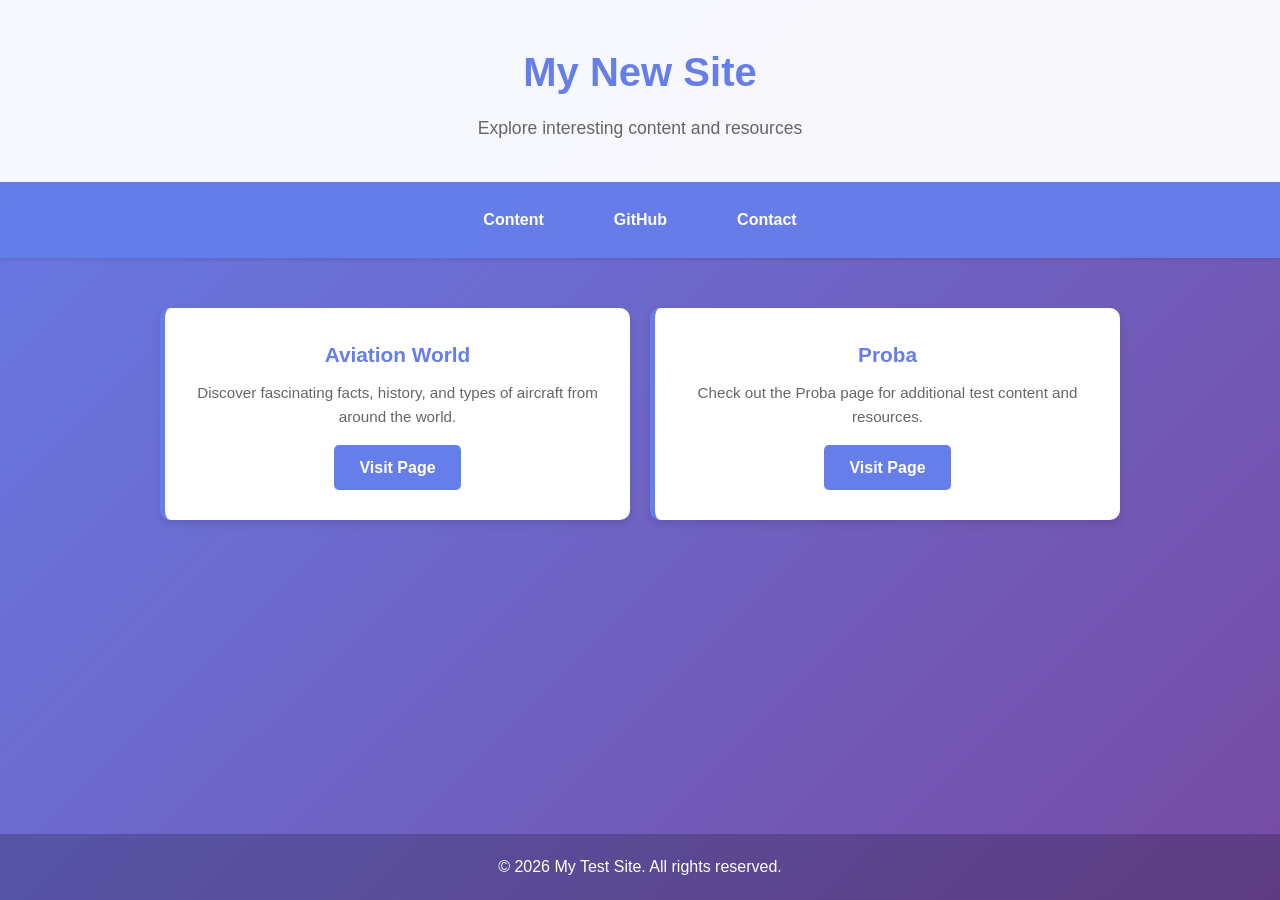
<file: index.html>
<!DOCTYPE html>
<html lang="en">
<head>
    <meta charset="UTF-8">
    <meta name="viewport" content="width=device-width, initial-scale=1.0">
    <title>Welcome - My Test Site</title>
    <style>
        * {
            margin: 0;
            padding: 0;
            box-sizing: border-box;
        }

        body {
            font-family: 'Segoe UI', Tahoma, Geneva, Verdana, sans-serif;
            background: linear-gradient(135deg, #667eea 0%, #764ba2 100%);
            min-height: 100vh;
            color: #333;
            line-height: 1.6;
            display: flex;
            flex-direction: column;
        }

        header {
            background: rgba(255, 255, 255, 0.95);
            padding: 40px 20px;
            text-align: center;
            box-shadow: 0 4px 6px rgba(0, 0, 0, 0.1);
        }

        header h1 {
            font-size: 2.5em;
            color: #667eea;
            margin-bottom: 10px;
        }

        header p {
            font-size: 1.1em;
            color: #666;
        }

        nav {
            background: rgba(102, 126, 234, 0.95);
            padding: 15px 20px;
            display: flex;
            justify-content: center;
            gap: 30px;
            flex-wrap: wrap;
            box-shadow: 0 2px 4px rgba(0, 0, 0, 0.1);
        }

        nav a {
            color: white;
            text-decoration: none;
            font-weight: 600;
            padding: 10px 20px;
            border-radius: 5px;
            transition: all 0.3s ease;
            display: inline-block;
        }

        nav a:hover {
            background: rgba(255, 255, 255, 0.2);
            transform: translateY(-2px);
        }

        main {
            flex: 1;
            max-width: 1000px;
            margin: 50px auto;
            width: 100%;
            padding: 0 20px;
        }

        .links-container {
            display: grid;
            grid-template-columns: repeat(auto-fit, minmax(250px, 1fr));
            gap: 20px;
        }

        .link-card {
            background: white;
            padding: 30px 25px;
            border-radius: 10px;
            box-shadow: 0 4px 8px rgba(0, 0, 0, 0.1);
            transition: all 0.3s ease;
            text-align: center;
            border-left: 5px solid #667eea;
        }

        .link-card:hover {
            transform: translateY(-5px);
            box-shadow: 0 8px 16px rgba(0, 0, 0, 0.15);
        }

        .link-card h3 {
            color: #667eea;
            margin-bottom: 10px;
            font-size: 1.3em;
        }

        .link-card p {
            color: #666;
            font-size: 0.95em;
            margin-bottom: 15px;
        }

        .link-card a {
            display: inline-block;
            background: #667eea;
            color: white;
            padding: 10px 25px;
            text-decoration: none;
            border-radius: 5px;
            transition: background 0.3s ease;
            font-weight: 600;
        }

        .link-card a:hover {
            background: #764ba2;
        }

        footer {
            background: rgba(0, 0, 0, 0.2);
            color: white;
            text-align: center;
            padding: 20px;
            margin-top: auto;
        }

        @media (max-width: 768px) {
            header h1 {
                font-size: 1.8em;
            }

            nav {
                gap: 15px;
            }

            .links-container {
                grid-template-columns: 1fr;
            }
        }
    </style>
</head>
<body>

<header>
    <h1> My New Site</h1>
    <p>Explore interesting content and resources</p>
</header>

<nav>
    <a href="#content">Content</a>
    <a href="https://github.com">GitHub</a>
    <a href="mailto:contact@example.com">Contact</a>
</nav>

<main>
    <section id="content" class="links-container">
        <div class="link-card">
            <h3> Aviation World</h3>
            <p>Discover fascinating facts, history, and types of aircraft from around the world.</p>
            <a href="test/">Visit Page</a>
        </div>

        <div class="link-card">
            <h3> Proba</h3>
            <p>Check out the Proba page for additional test content and resources.</p>
            <a href="proba.html">Visit Page</a>
        </div>
    </section>
</main>

<footer>
    <p>&copy; 2026 My Test Site. All rights reserved.</p>
</footer>

</body>
</html>
</file>
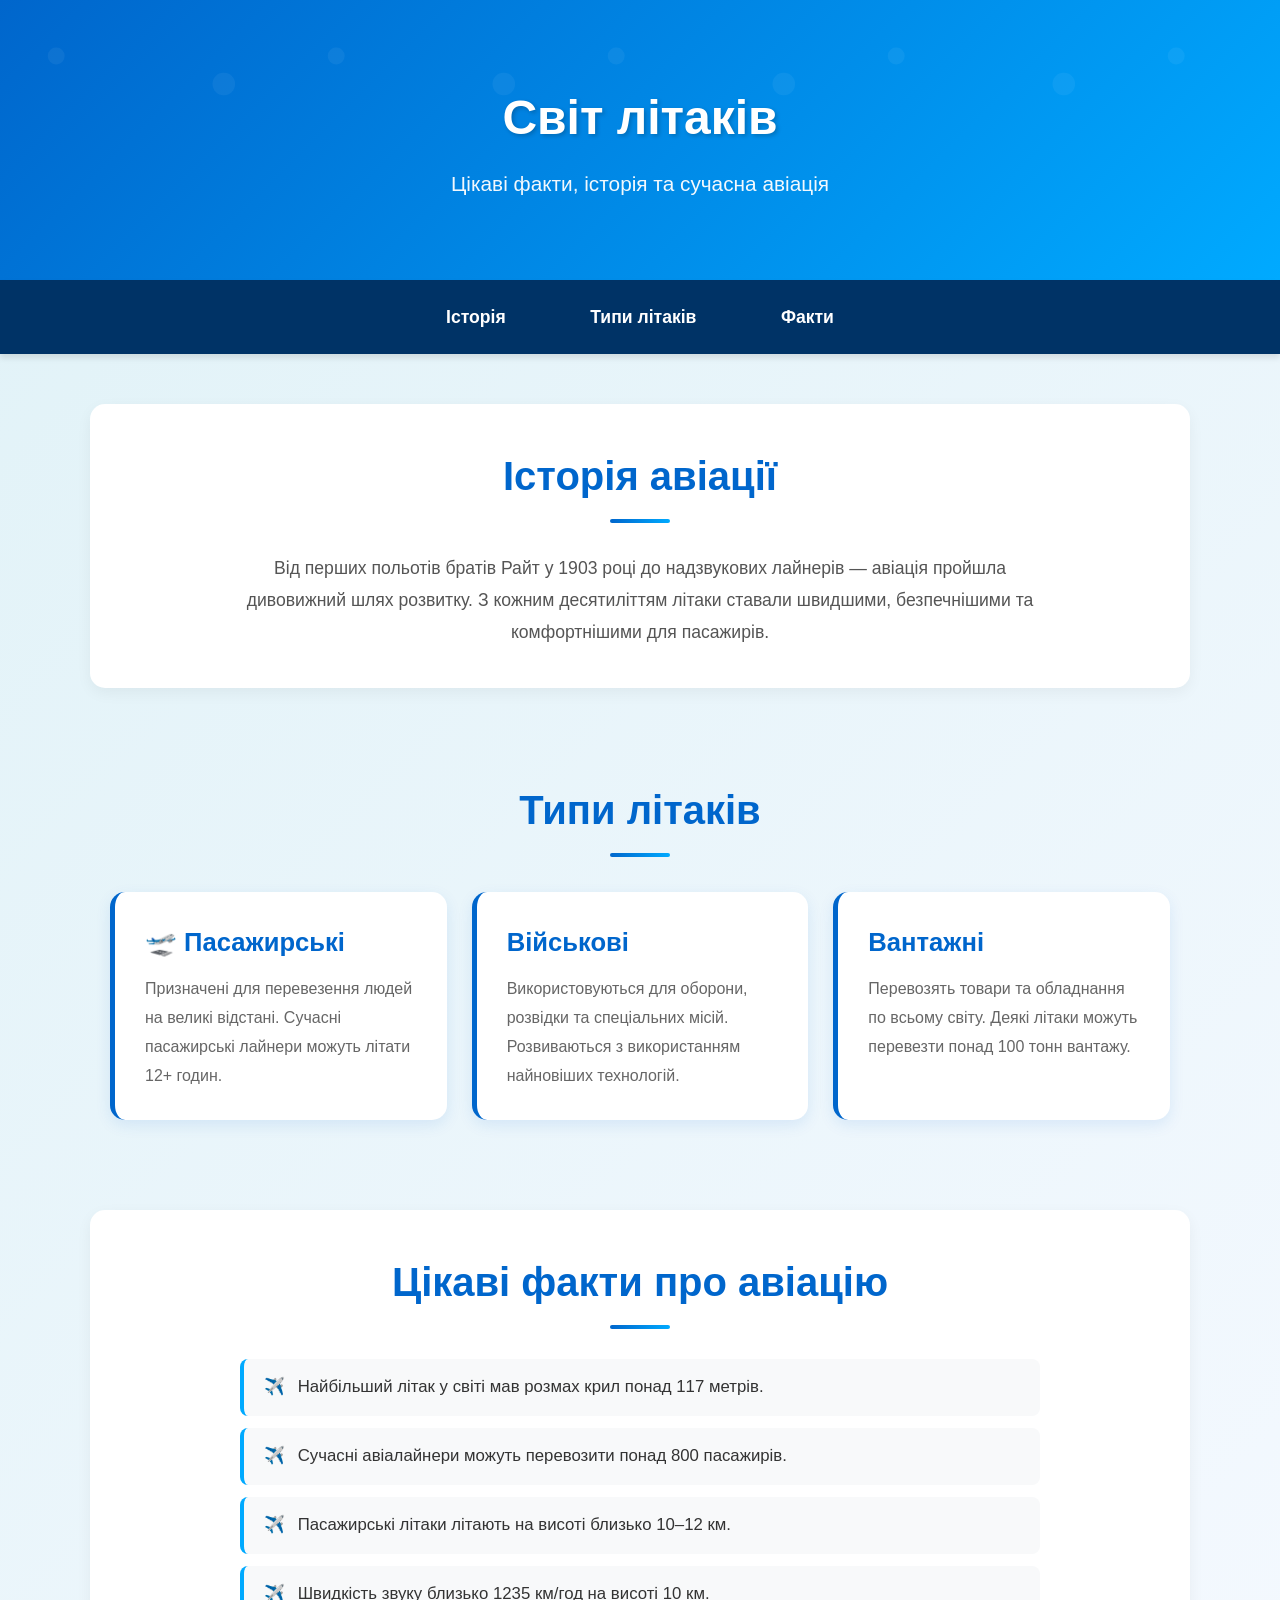
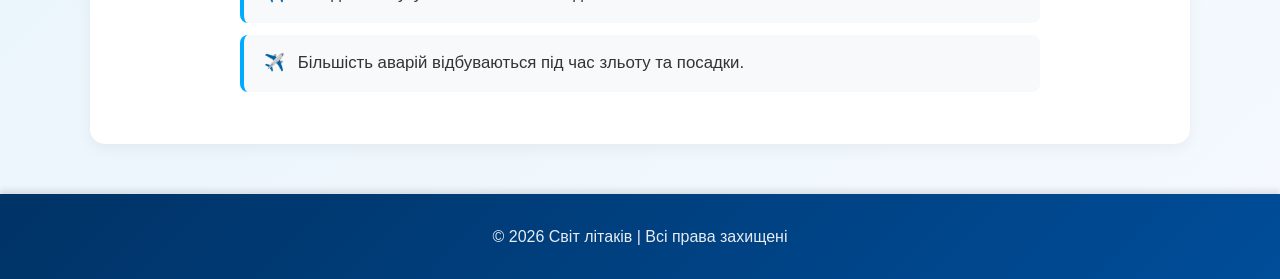
<file: test/index.html>
<!DOCTYPE html>
<html lang="uk">
<head>
    <meta charset="UTF-8">
    <meta name="viewport" content="width=device-width, initial-scale=1.0">
    <title>Світ літаків - Авіація & Факти</title>
    <link rel="stylesheet" href="styles.css">
</head>
<body>

<header>
    <h1> Світ літаків</h1>
    <p>Цікаві факти, історія та сучасна авіація</p>
</header>

<nav>
    <a href="#history"> Історія</a>
    <a href="#types"> Типи літаків</a>
    <a href="#facts"> Факти</a>
</nav>

<section id="history">
    <h2>Історія авіації</h2>
    <p>
        Від перших польотів братів Райт у 1903 році до надзвукових лайнерів —
        авіація пройшла дивовижний шлях розвитку. З кожним десятиліттям літаки 
        ставали швидшими, безпечнішими та комфортнішими для пасажирів.
    </p>
</section>

<section id="types">
    <h2>Типи літаків</h2>

    <div class="card-container">
        <a href="passanger" style="text-decoration: none;">
            <div class="card">
                <h3>🛫 Пасажирські</h3>
                <p>Призначені для перевезення людей на великі відстані. Сучасні пасажирські лайнери можуть літати 12+ годин.</p>
            </div>
        </a>

        <div class="card">
            <h3> Військові</h3>
            <p>Використовуються для оборони, розвідки та спеціальних місій. Розвиваються з використанням найновіших технологій.</p>
        </div>

        <div class="card">
            <h3> Вантажні</h3>
            <p>Перевозять товари та обладнання по всьому світу. Деякі літаки можуть перевезти понад 100 тонн вантажу.</p>
        </div>
    </div>
</section>

<section id="facts">
    <h2>Цікаві факти про авіацію</h2>
    <ul>
        <li>Найбільший літак у світі мав розмах крил понад 117 метрів.</li>
        <li>Сучасні авіалайнери можуть перевозити понад 800 пасажирів.</li>
        <li>Пасажирські літаки літають на висоті близько 10–12 км.</li>
        <li>Швидкість звуку близько 1235 км/год на висоті 10 км.</li>
        <li>Більшість аварій відбуваються під час зльоту та посадки.</li>
    </ul>
</section>

<footer>
    <p>© 2026 Світ літаків | Всі права захищені</p>
</footer>

</body>
</html>
</file>
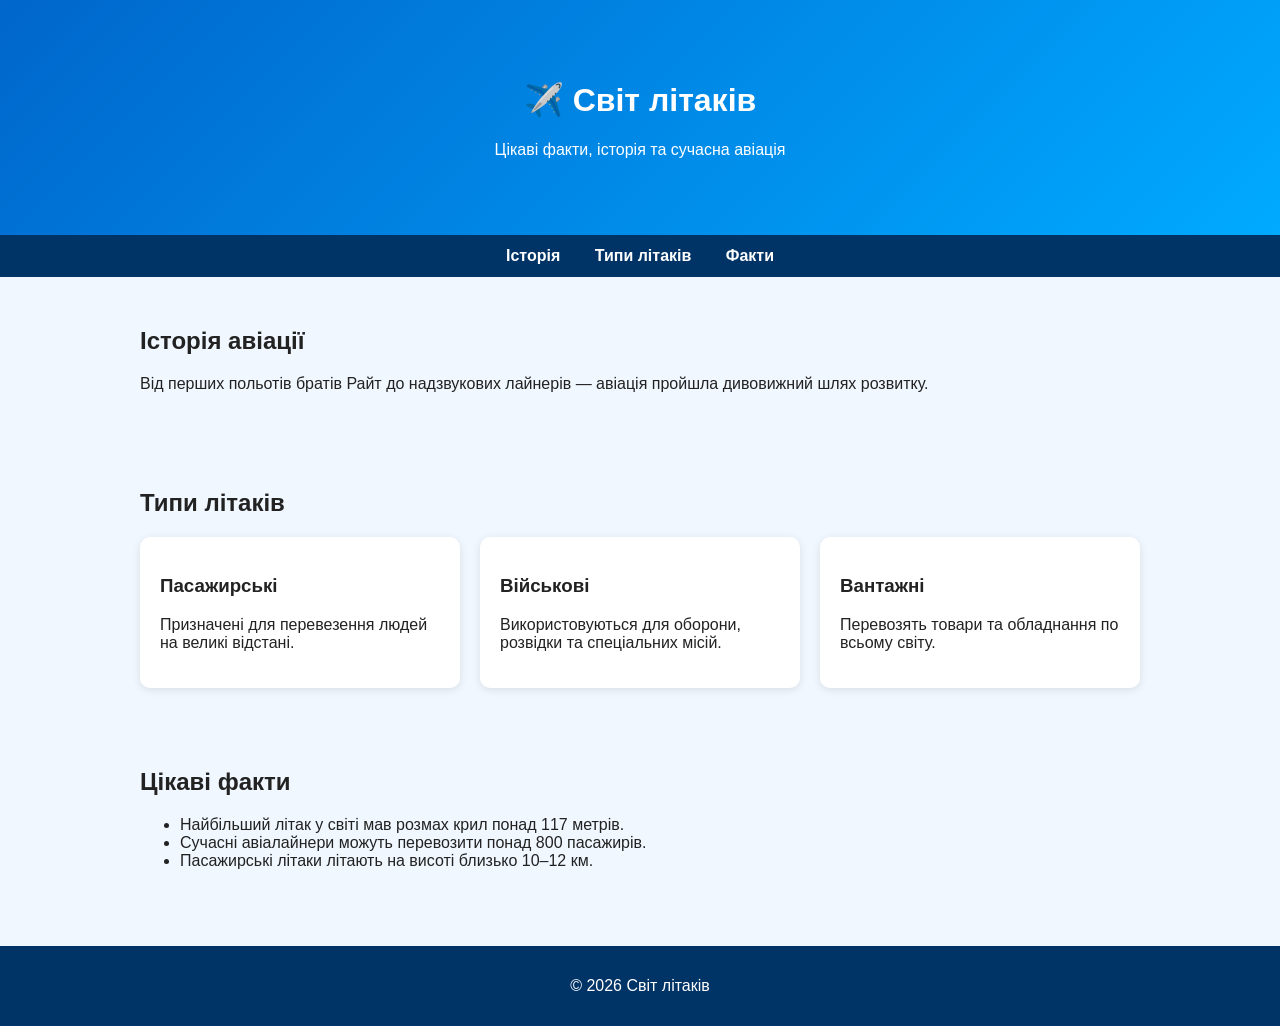
<file: test1/index.html>
<!DOCTYPE html>
<html lang="uk">
<head>
    <meta charset="UTF-8">
    <meta name="viewport" content="width=device-width, initial-scale=1.0">
    <title>Світ літаків</title>

    <style>
        body {
            margin: 0;
            font-family: Arial, sans-serif;
            background-color: #f0f7ff;
            color: #222;
        }

        header {
            background: linear-gradient(135deg, #0066cc, #00aaff);
            color: white;
            text-align: center;
            padding: 60px 20px;
        }

        nav {
            background-color: #003366;
            padding: 12px;
            text-align: center;
        }

        nav a {
            color: white;
            text-decoration: none;
            margin: 0 15px;
            font-weight: bold;
        }

        section {
            max-width: 1000px;
            margin: auto;
            padding: 30px 20px;
        }

        .card-container {
            display: flex;
            flex-wrap: wrap;
            gap: 20px;
        }

        .card {
            flex: 1 1 250px;
            background: white;
            border-radius: 10px;
            padding: 20px;
            box-shadow: 0 2px 8px rgba(0,0,0,0.1);
        }

        footer {
            background-color: #003366;
            color: white;
            text-align: center;
            padding: 15px;
            margin-top: 30px;
        }

        img {
            max-width: 100%;
            border-radius: 10px;
        }
    </style>
</head>
<body>

<header>
    <h1>✈️ Світ літаків</h1>
    <p>Цікаві факти, історія та сучасна авіація</p>
</header>

<nav>
    <a href="#history">Історія</a>
    <a href="#types">Типи літаків</a>
    <a href="#facts">Факти</a>
</nav>

<section id="history">
    <h2>Історія авіації</h2>
    <p>
        Від перших польотів братів Райт до надзвукових лайнерів —
        авіація пройшла дивовижний шлях розвитку.
    </p>
</section>

<section id="types">
    <h2>Типи літаків</h2>

    <div class="card-container">
        <div class="card">
            <h3>Пасажирські</h3>
            <p>Призначені для перевезення людей на великі відстані.</p>
        </div>

        <div class="card">
            <h3>Військові</h3>
            <p>Використовуються для оборони, розвідки та спеціальних місій.</p>
        </div>

        <div class="card">
            <h3>Вантажні</h3>
            <p>Перевозять товари та обладнання по всьому світу.</p>
        </div>
    </div>
</section>

<section id="facts">
    <h2>Цікаві факти</h2>
    <ul>
        <li>Найбільший літак у світі мав розмах крил понад 117 метрів.</li>
        <li>Сучасні авіалайнери можуть перевозити понад 800 пасажирів.</li>
        <li>Пасажирські літаки літають на висоті близько 10–12 км.</li>
    </ul>
</section>

<footer>
    <p>© 2026 Світ літаків</p>
</footer>

</body>
</html>
</file>
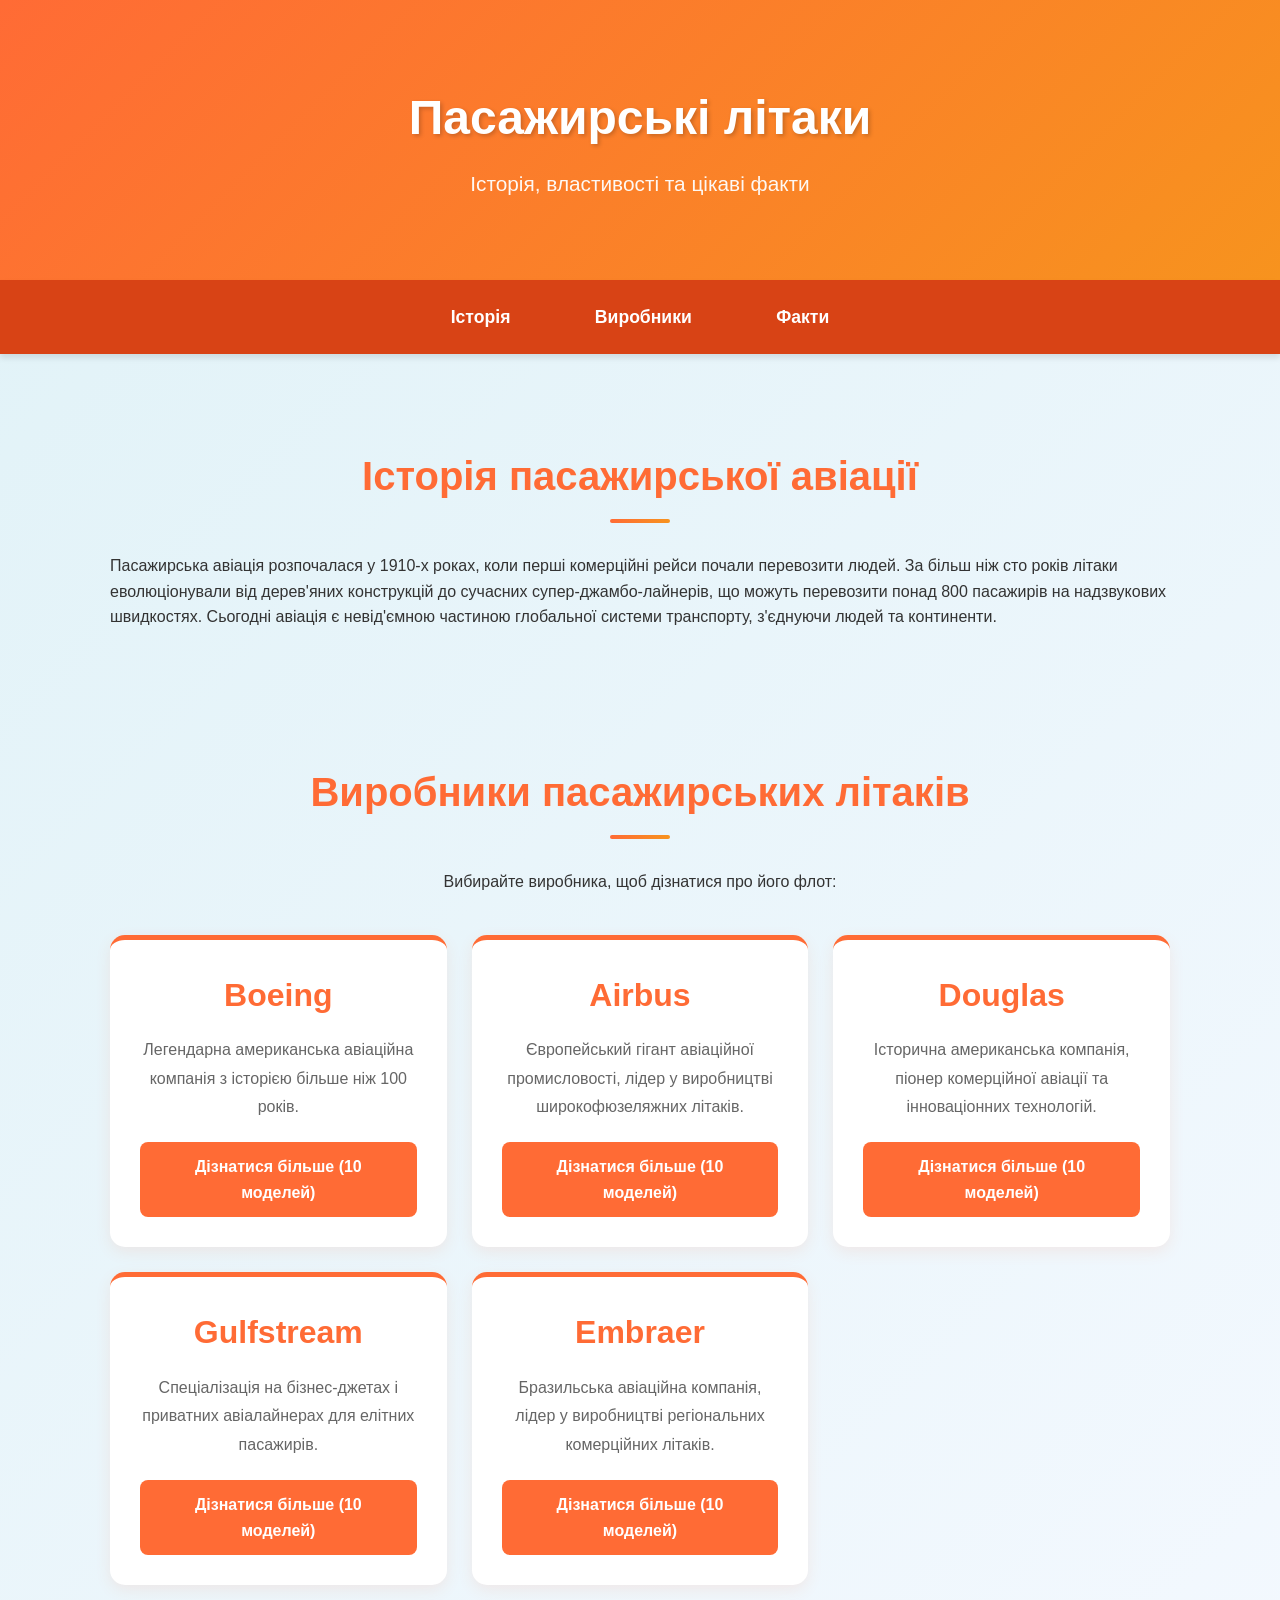
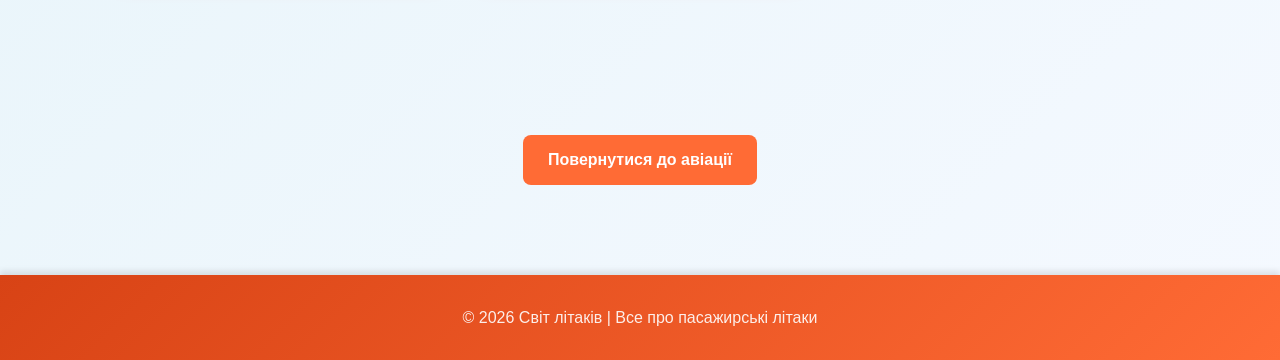
<file: test/passanger/index.html>
<!DOCTYPE html>
<html lang="uk">
<head>
    <meta charset="UTF-8">
    <meta name="viewport" content="width=device-width, initial-scale=1.0">
    <title>Пасажирські літаки - Історія та Властивості</title>

    <style>
        * {
            margin: 0;
            padding: 0;
            box-sizing: border-box;
        }

        body {
            font-family: 'Segoe UI', Tahoma, Geneva, Verdana, sans-serif;
            background: linear-gradient(135deg, #e0f2f7 0%, #f5f9ff 100%);
            color: #333;
            line-height: 1.6;
        }

        header {
            background: linear-gradient(135deg, #ff6b35 0%, #f7931e 100%);
            color: white;
            text-align: center;
            padding: 80px 20px;
            position: relative;
            overflow: hidden;
            box-shadow: 0 8px 16px rgba(255, 107, 53, 0.2);
        }

        header h1 {
            font-size: 3em;
            margin-bottom: 10px;
            position: relative;
            z-index: 1;
            text-shadow: 2px 2px 4px rgba(0, 0, 0, 0.2);
        }

        header p {
            font-size: 1.3em;
            position: relative;
            z-index: 1;
            opacity: 0.95;
        }

        nav {
            background-color: #d84315;
            padding: 15px;
            text-align: center;
            box-shadow: 0 4px 6px rgba(0, 0, 0, 0.1);
            position: sticky;
            top: 0;
            z-index: 100;
        }

        nav a {
            color: white;
            text-decoration: none;
            margin: 0 25px;
            font-weight: 600;
            font-size: 1.1em;
            transition: all 0.3s ease;
            display: inline-block;
            padding: 8px 15px;
            border-radius: 5px;
        }

        nav a:hover {
            background-color: rgba(255, 255, 255, 0.2);
            transform: translateY(-2px);
        }

        .back-button {
            display: inline-block;
            margin-top: 20px;
            padding: 12px 25px;
            background: #ff6b35;
            color: white;
            text-decoration: none;
            border-radius: 8px;
            font-weight: 600;
            transition: all 0.3s ease;
        }

        .back-button:hover {
            background: #d84315;
            transform: translateY(-2px);
        }

        section {
            max-width: 1100px;
            margin: 50px auto;
            padding: 40px 20px;
        }

        section h2 {
            font-size: 2.5em;
            color: #ff6b35;
            margin-bottom: 30px;
            text-align: center;
            position: relative;
            padding-bottom: 15px;
        }

        section h2::after {
            content: '';
            position: absolute;
            bottom: 0;
            left: 50%;
            transform: translateX(-50%);
            width: 60px;
            height: 4px;
            background: linear-gradient(90deg, #ff6b35, #f7931e);
            border-radius: 2px;
        }

        .manufacturer-grid {
            display: grid;
            grid-template-columns: repeat(auto-fit, minmax(250px, 1fr));
            gap: 25px;
            margin-top: 35px;
        }

        .manufacturer-card {
            background: white;
            border-radius: 15px;
            padding: 30px;
            box-shadow: 0 5px 15px rgba(255, 107, 53, 0.1);
            transition: all 0.3s cubic-bezier(0.4, 0, 0.2, 1);
            border-top: 5px solid #ff6b35;
            text-align: center;
        }

        .manufacturer-card:hover {
            transform: translateY(-10px);
            box-shadow: 0 15px 30px rgba(255, 107, 53, 0.2);
        }

        .manufacturer-card h3 {
            color: #ff6b35;
            font-size: 2em;
            margin-bottom: 15px;
        }

        .manufacturer-card p {
            color: #666;
            font-size: 1em;
            line-height: 1.8;
            margin-bottom: 20px;
        }

        .manufacturer-card a {
            display: inline-block;
            padding: 12px 25px;
            background: #ff6b35;
            color: white;
            text-decoration: none;
            border-radius: 8px;
            font-weight: 600;
            transition: all 0.3s ease;
        }

        .manufacturer-card a:hover {
            background: #d84315;
            transform: translateY(-2px);
        }

        .facts-container {
            display: grid;
            grid-template-columns: repeat(auto-fit, minmax(280px, 1fr));
            gap: 25px;
            margin-top: 35px;
        }

        .fact-card {
            background: white;
            border-radius: 15px;
            padding: 25px;
            box-shadow: 0 5px 15px rgba(255, 107, 53, 0.1);
            transition: all 0.3s ease;
            border-top: 4px solid #f7931e;
        }

        .fact-card:hover {
            transform: translateY(-5px);
            box-shadow: 0 10px 20px rgba(255, 107, 53, 0.15);
        }

        .fact-card h4 {
            color: #ff6b35;
            font-size: 1.3em;
            margin-bottom: 10px;
        }

        .fact-card p {
            color: #666;
            font-size: 0.95em;
        }

        footer {
            background: linear-gradient(135deg, #d84315 0%, #ff6b35 100%);
            color: white;
            text-align: center;
            padding: 30px 20px;
            margin-top: 50px;
            box-shadow: 0 -4px 6px rgba(0, 0, 0, 0.1);
        }

        footer p {
            font-size: 1em;
            opacity: 0.9;
        }

        @media (max-width: 768px) {
            header h1 {
                font-size: 2em;
            }

            header p {
                font-size: 1.1em;
            }

            nav a {
                display: inline-block;
                margin: 5px 8px;
                padding: 8px 12px;
                font-size: 0.9em;
            }

            section {
                padding: 25px 15px;
                margin: 30px auto;
            }

            section h2 {
                font-size: 2em;
            }

            .facts-container {
                grid-template-columns: 1fr;
            }

            .manufacturer-grid {
                grid-template-columns: 1fr;
            }
        }

        @keyframes slideInUp {
            from {
                opacity: 0;
                transform: translateY(30px);
            }
            to {
                opacity: 1;
                transform: translateY(0);
            }
        }

        section {
            animation: slideInUp 0.6s ease-out;
        }
    </style>
</head>
<body>

<header>
    <h1> Пасажирські літаки</h1>
    <p>Історія, властивості та цікаві факти</p>
</header>

<nav>
    <a href="#history"> Історія</a>
    <a href="#manufacturers"> Виробники</a>
    <a href="#facts"> Факти</a>
</nav>

<section id="history">
    <h2>Історія пасажирської авіації</h2>
    <p>
        Пасажирська авіація розпочалася у 1910-х роках, коли перші комерційні рейси почали перевозити людей.
        За більш ніж сто років літаки еволюціонували від дерев'яних конструкцій до сучасних супер-джамбо-лайнерів,
        що можуть перевозити понад 800 пасажирів на надзвукових швидкостях. Сьогодні авіація є невід'ємною частиною
        глобальної системи транспорту, з'єднуючи людей та континенти.
    </p>
</section>

<section id="manufacturers">
    <h2>Виробники пасажирських літаків</h2>
    <p style="text-align: center; margin-bottom: 40px;">Вибирайте виробника, щоб дізнатися про його флот:</p>
    
    <div class="manufacturer-grid">
        <div class="manufacturer-card">
            <h3> Boeing</h3>
            <p>Легендарна американська авіаційна компанія з історією більше ніж 100 років.</p>
            <a href="Boeing">Дізнатися більше (10 моделей)</a>
        </div>

        <div class="manufacturer-card">
            <h3> Airbus</h3>
            <p>Європейський гігант авіаційної промисловості, лідер у виробництві широкофюзеляжних літаків.</p>
            <a href="Airbus">Дізнатися більше (10 моделей)</a>
        </div>

        <div class="manufacturer-card">
            <h3> Douglas</h3>
            <p>Історична американська компанія, піонер комерційної авіації та інноваціонних технологій.</p>
            <a href="Douglas.">Дізнатися більше (10 моделей)</a>
        </div>

        <div class="manufacturer-card">
            <h3> Gulfstream</h3>
            <p>Спеціалізація на бізнес-джетах і приватних авіалайнерах для елітних пасажирів.</p>
            <a href="Gulfstream">Дізнатися більше (10 моделей)</a>
        </div>

        <div class="manufacturer-card">
            <h3> Embraer</h3>
            <p>Бразильська авіаційна компанія, лідер у виробництві регіональних комерційних літаків.</p>
            <a href="Embraer">Дізнатися більше (10 моделей)</a>
        </div>
    </div>
</section>

<section style="text-align: center;">
    <a href="../" class="back-button"> Повернутися до авіації</a>
</section>

<footer>
    <p>© 2026 Світ літаків | Все про пасажирські літаки</p>
</footer>

</body>
</html>
</file>
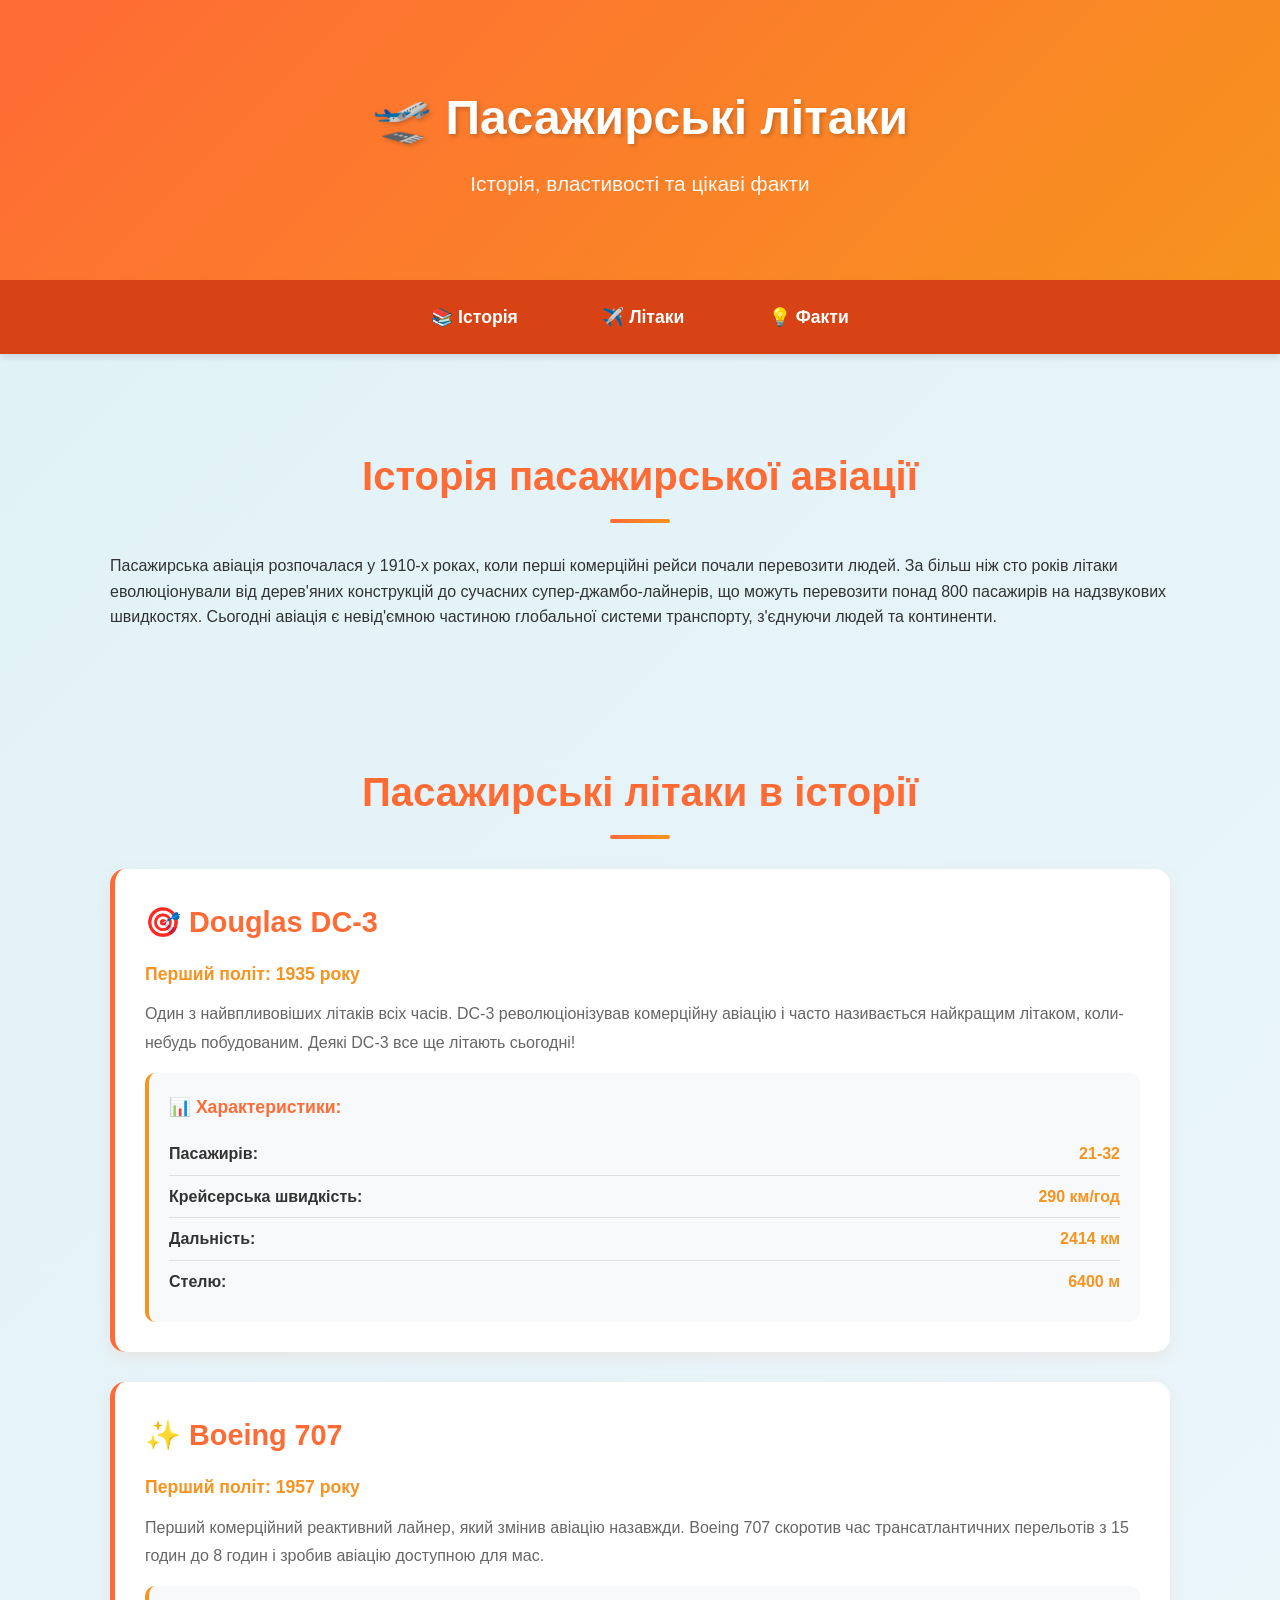
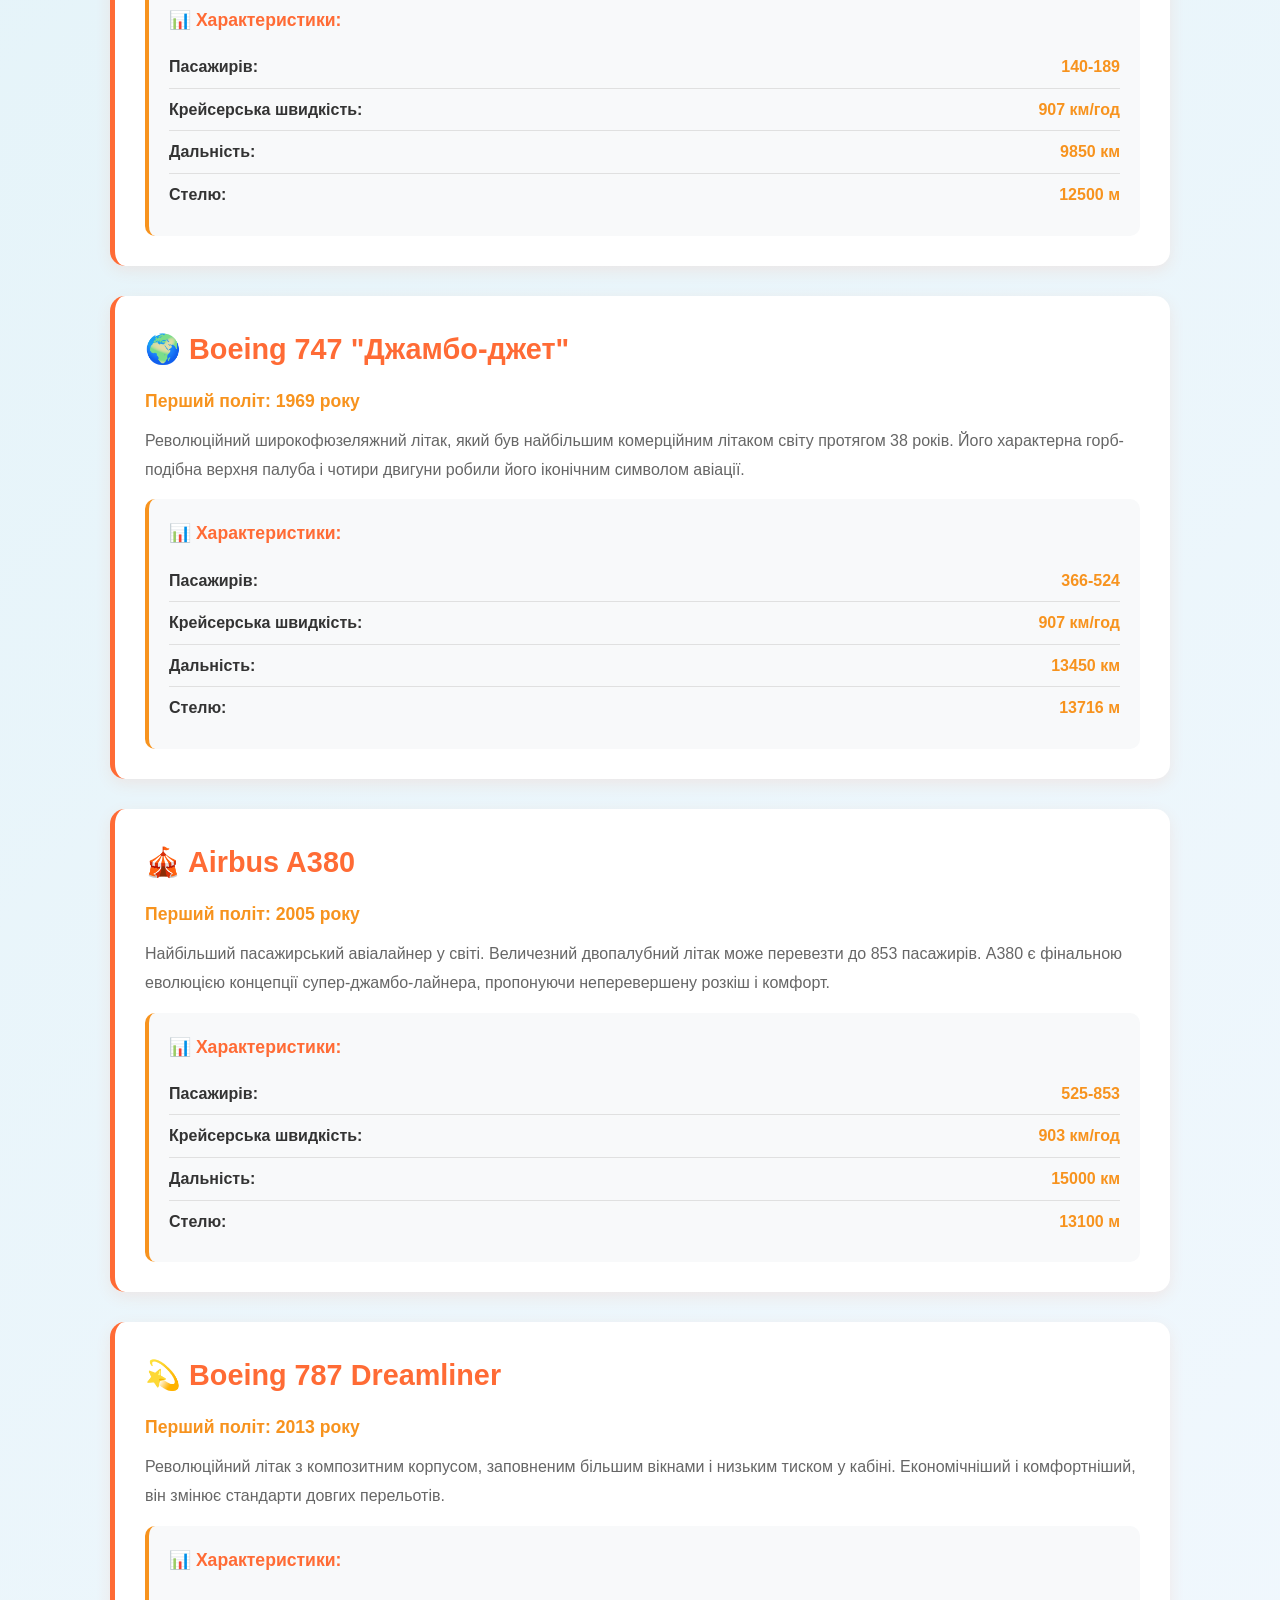
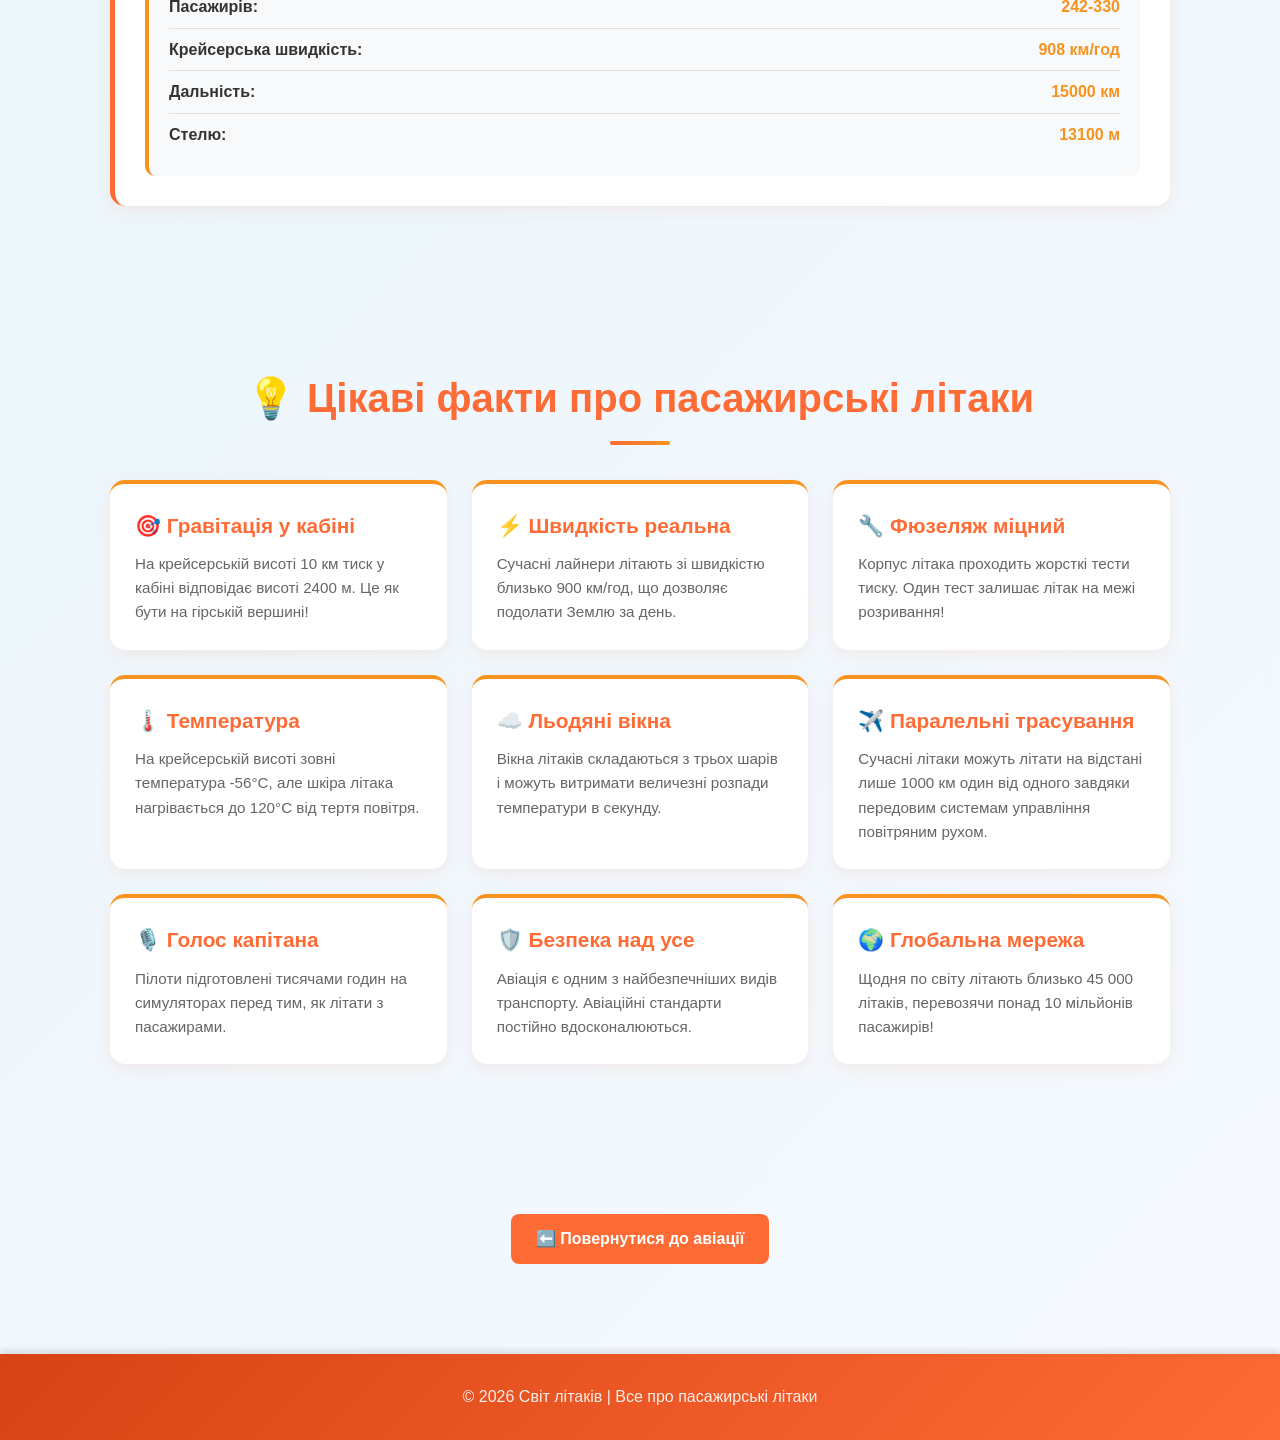
<file: test/passanger/passanger.html>
<!DOCTYPE html>
<html lang="uk">
<head>
    <meta charset="UTF-8">
    <meta name="viewport" content="width=device-width, initial-scale=1.0">
    <title>Пасажирські літаки - Історія та Властивості</title>

    <style>
        * {
            margin: 0;
            padding: 0;
            box-sizing: border-box;
        }

        body {
            font-family: 'Segoe UI', Tahoma, Geneva, Verdana, sans-serif;
            background: linear-gradient(135deg, #e0f2f7 0%, #f5f9ff 100%);
            color: #333;
            line-height: 1.6;
        }

        header {
            background: linear-gradient(135deg, #ff6b35 0%, #f7931e 100%);
            color: white;
            text-align: center;
            padding: 80px 20px;
            position: relative;
            overflow: hidden;
            box-shadow: 0 8px 16px rgba(255, 107, 53, 0.2);
        }

        header h1 {
            font-size: 3em;
            margin-bottom: 10px;
            position: relative;
            z-index: 1;
            text-shadow: 2px 2px 4px rgba(0, 0, 0, 0.2);
        }

        header p {
            font-size: 1.3em;
            position: relative;
            z-index: 1;
            opacity: 0.95;
        }

        nav {
            background-color: #d84315;
            padding: 15px;
            text-align: center;
            box-shadow: 0 4px 6px rgba(0, 0, 0, 0.1);
            position: sticky;
            top: 0;
            z-index: 100;
        }

        nav a {
            color: white;
            text-decoration: none;
            margin: 0 25px;
            font-weight: 600;
            font-size: 1.1em;
            transition: all 0.3s ease;
            display: inline-block;
            padding: 8px 15px;
            border-radius: 5px;
        }

        nav a:hover {
            background-color: rgba(255, 255, 255, 0.2);
            transform: translateY(-2px);
        }

        .back-button {
            display: inline-block;
            margin-top: 20px;
            padding: 12px 25px;
            background: #ff6b35;
            color: white;
            text-decoration: none;
            border-radius: 8px;
            font-weight: 600;
            transition: all 0.3s ease;
        }

        .back-button:hover {
            background: #d84315;
            transform: translateY(-2px);
        }

        section {
            max-width: 1100px;
            margin: 50px auto;
            padding: 40px 20px;
        }

        section h2 {
            font-size: 2.5em;
            color: #ff6b35;
            margin-bottom: 30px;
            text-align: center;
            position: relative;
            padding-bottom: 15px;
        }

        section h2::after {
            content: '';
            position: absolute;
            bottom: 0;
            left: 50%;
            transform: translateX(-50%);
            width: 60px;
            height: 4px;
            background: linear-gradient(90deg, #ff6b35, #f7931e);
            border-radius: 2px;
        }

        .aircraft-card {
            background: white;
            border-radius: 15px;
            padding: 30px;
            margin-bottom: 30px;
            box-shadow: 0 5px 15px rgba(255, 107, 53, 0.1);
            transition: all 0.3s cubic-bezier(0.4, 0, 0.2, 1);
            border-left: 5px solid #ff6b35;
        }

        .aircraft-card:hover {
            transform: translateY(-10px);
            box-shadow: 0 15px 30px rgba(255, 107, 53, 0.2);
        }

        .aircraft-card h3 {
            color: #ff6b35;
            font-size: 1.8em;
            margin-bottom: 15px;
        }

        .aircraft-card .year {
            color: #f7931e;
            font-weight: 600;
            font-size: 1.1em;
            margin-bottom: 12px;
        }

        .aircraft-card p {
            color: #666;
            font-size: 1em;
            line-height: 1.8;
            margin-bottom: 12px;
        }

        .properties {
            background: #f8f9fa;
            padding: 20px;
            border-radius: 10px;
            margin-top: 15px;
            border-left: 4px solid #f7931e;
        }

        .properties h4 {
            color: #ff6b35;
            margin-bottom: 12px;
            font-size: 1.1em;
        }

        .property {
            display: flex;
            justify-content: space-between;
            padding: 8px 0;
            border-bottom: 1px solid #e0e0e0;
        }

        .property:last-child {
            border-bottom: none;
        }

        .property-name {
            font-weight: 600;
            color: #333;
        }

        .property-value {
            color: #f7931e;
            font-weight: 600;
        }

        .facts-container {
            display: grid;
            grid-template-columns: repeat(auto-fit, minmax(280px, 1fr));
            gap: 25px;
            margin-top: 35px;
        }

        .fact-card {
            background: white;
            border-radius: 15px;
            padding: 25px;
            box-shadow: 0 5px 15px rgba(255, 107, 53, 0.1);
            transition: all 0.3s ease;
            border-top: 4px solid #f7931e;
        }

        .fact-card:hover {
            transform: translateY(-5px);
            box-shadow: 0 10px 20px rgba(255, 107, 53, 0.15);
        }

        .fact-card h4 {
            color: #ff6b35;
            font-size: 1.3em;
            margin-bottom: 10px;
        }

        .fact-card p {
            color: #666;
            font-size: 0.95em;
        }

        footer {
            background: linear-gradient(135deg, #d84315 0%, #ff6b35 100%);
            color: white;
            text-align: center;
            padding: 30px 20px;
            margin-top: 50px;
            box-shadow: 0 -4px 6px rgba(0, 0, 0, 0.1);
        }

        footer p {
            font-size: 1em;
            opacity: 0.9;
        }

        @media (max-width: 768px) {
            header h1 {
                font-size: 2em;
            }

            header p {
                font-size: 1.1em;
            }

            nav a {
                display: inline-block;
                margin: 5px 8px;
                padding: 8px 12px;
                font-size: 0.9em;
            }

            section {
                padding: 25px 15px;
                margin: 30px auto;
            }

            section h2 {
                font-size: 2em;
            }

            .facts-container {
                grid-template-columns: 1fr;
            }

            .aircraft-card {
                padding: 20px;
            }
        }

        @keyframes slideInUp {
            from {
                opacity: 0;
                transform: translateY(30px);
            }
            to {
                opacity: 1;
                transform: translateY(0);
            }
        }

        section {
            animation: slideInUp 0.6s ease-out;
        }
    </style>
</head>
<body>

<header>
    <h1>🛫 Пасажирські літаки</h1>
    <p>Історія, властивості та цікаві факти</p>
</header>

<nav>
    <a href="#history">📚 Історія</a>
    <a href="#aircraft">✈️ Літаки</a>
    <a href="#facts">💡 Факти</a>
</nav>

<section id="history">
    <h2>Історія пасажирської авіації</h2>
    <p>
        Пасажирська авіація розпочалася у 1910-х роках, коли перші комерційні рейси почали перевозити людей.
        За більш ніж сто років літаки еволюціонували від дерев'яних конструкцій до сучасних супер-джамбо-лайнерів,
        що можуть перевозити понад 800 пасажирів на надзвукових швидкостях. Сьогодні авіація є невід'ємною частиною
        глобальної системи транспорту, з'єднуючи людей та континенти.
    </p>
</section>

<section id="aircraft">
    <h2>Пасажирські літаки в історії</h2>

    <div class="aircraft-card">
        <h3>🎯 Douglas DC-3</h3>
        <div class="year">Перший політ: 1935 року</div>
        <p>
            Один з найвпливовіших літаків всіх часів. DC-3 революціонізував комерційну авіацію і часто називається
            найкращим літаком, коли-небудь побудованим. Деякі DC-3 все ще літають сьогодні!
        </p>
        <div class="properties">
            <h4>📊 Характеристики:</h4>
            <div class="property">
                <span class="property-name">Пасажирів:</span>
                <span class="property-value">21-32</span>
            </div>
            <div class="property">
                <span class="property-name">Крейсерська швидкість:</span>
                <span class="property-value">290 км/год</span>
            </div>
            <div class="property">
                <span class="property-name">Дальність:</span>
                <span class="property-value">2414 км</span>
            </div>
            <div class="property">
                <span class="property-name">Стелю:</span>
                <span class="property-value">6400 м</span>
            </div>
        </div>
    </div>

    <div class="aircraft-card">
        <h3>✨ Boeing 707</h3>
        <div class="year">Перший політ: 1957 року</div>
        <p>
            Перший комерційний реактивний лайнер, який змінив авіацію назавжди. Boeing 707 скоротив час
            трансатлантичних перельотів з 15 годин до 8 годин і зробив авіацію доступною для мас.
        </p>
        <div class="properties">
            <h4>📊 Характеристики:</h4>
            <div class="property">
                <span class="property-name">Пасажирів:</span>
                <span class="property-value">140-189</span>
            </div>
            <div class="property">
                <span class="property-name">Крейсерська швидкість:</span>
                <span class="property-value">907 км/год</span>
            </div>
            <div class="property">
                <span class="property-name">Дальність:</span>
                <span class="property-value">9850 км</span>
            </div>
            <div class="property">
                <span class="property-name">Стелю:</span>
                <span class="property-value">12500 м</span>
            </div>
        </div>
    </div>

    <div class="aircraft-card">
        <h3>🌍 Boeing 747 "Джамбо-джет"</h3>
        <div class="year">Перший політ: 1969 року</div>
        <p>
            Революційний широкофюзеляжний літак, який був найбільшим комерційним літаком світу протягом 38 років.
            Його характерна горб-подібна верхня палуба і чотири двигуни робили його іконічним символом авіації.
        </p>
        <div class="properties">
            <h4>📊 Характеристики:</h4>
            <div class="property">
                <span class="property-name">Пасажирів:</span>
                <span class="property-value">366-524</span>
            </div>
            <div class="property">
                <span class="property-name">Крейсерська швидкість:</span>
                <span class="property-value">907 км/год</span>
            </div>
            <div class="property">
                <span class="property-name">Дальність:</span>
                <span class="property-value">13450 км</span>
            </div>
            <div class="property">
                <span class="property-name">Стелю:</span>
                <span class="property-value">13716 м</span>
            </div>
        </div>
    </div>

    <div class="aircraft-card">
        <h3>🎪 Airbus A380</h3>
        <div class="year">Перший політ: 2005 року</div>
        <p>
            Найбільший пасажирський авіалайнер у світі. Величезний двопалубний літак може перевезти до 853 пасажирів.
            A380 є фінальною еволюцією концепції супер-джамбо-лайнера, пропонуючи неперевершену розкіш і комфорт.
        </p>
        <div class="properties">
            <h4>📊 Характеристики:</h4>
            <div class="property">
                <span class="property-name">Пасажирів:</span>
                <span class="property-value">525-853</span>
            </div>
            <div class="property">
                <span class="property-name">Крейсерська швидкість:</span>
                <span class="property-value">903 км/год</span>
            </div>
            <div class="property">
                <span class="property-name">Дальність:</span>
                <span class="property-value">15000 км</span>
            </div>
            <div class="property">
                <span class="property-name">Стелю:</span>
                <span class="property-value">13100 м</span>
            </div>
        </div>
    </div>

    <div class="aircraft-card">
        <h3>💫 Boeing 787 Dreamliner</h3>
        <div class="year">Перший політ: 2013 року</div>
        <p>
            Революційний літак з композитним корпусом, заповненим більшим вікнами і низьким тиском у кабіні.
            Економічніший і комфортніший, він змінює стандарти довгих перельотів.
        </p>
        <div class="properties">
            <h4>📊 Характеристики:</h4>
            <div class="property">
                <span class="property-name">Пасажирів:</span>
                <span class="property-value">242-330</span>
            </div>
            <div class="property">
                <span class="property-name">Крейсерська швидкість:</span>
                <span class="property-value">908 км/год</span>
            </div>
            <div class="property">
                <span class="property-name">Дальність:</span>
                <span class="property-value">15000 км</span>
            </div>
            <div class="property">
                <span class="property-name">Стелю:</span>
                <span class="property-value">13100 м</span>
            </div>
        </div>
    </div>
</section>

<section id="facts">
    <h2>💡 Цікаві факти про пасажирські літаки</h2>
    
    <div class="facts-container">
        <div class="fact-card">
            <h4>🎯 Гравітація у кабіні</h4>
            <p>На крейсерській висоті 10 км тиск у кабіні відповідає висоті 2400 м. Це як бути на гірській вершині!</p>
        </div>

        <div class="fact-card">
            <h4>⚡ Швидкість реальна</h4>
            <p>Сучасні лайнери літають зі швидкістю близько 900 км/год, що дозволяє подолати Землю за день.</p>
        </div>

        <div class="fact-card">
            <h4>🔧 Фюзеляж міцний</h4>
            <p>Корпус літака проходить жорсткі тести тиску. Один тест залишає літак на межі розривання!</p>
        </div>

        <div class="fact-card">
            <h4>🌡️ Температура</h4>
            <p>На крейсерській висоті зовні температура -56°C, але шкіра літака нагрівається до 120°C від тертя повітря.</p>
        </div>

        <div class="fact-card">
            <h4>☁️ Льодяні вікна</h4>
            <p>Вікна літаків складаються з трьох шарів і можуть витримати величезні розпади температури в секунду.</p>
        </div>

        <div class="fact-card">
            <h4>✈️ Паралельні трасування</h4>
            <p>Сучасні літаки можуть літати на відстані лише 1000 км один від одного завдяки передовим системам управління повітряним рухом.</p>
        </div>

        <div class="fact-card">
            <h4>🎙️ Голос капітана</h4>
            <p>Пілоти підготовлені тисячами годин на симуляторах перед тим, як літати з пасажирами.</p>
        </div>

        <div class="fact-card">
            <h4>🛡️ Безпека над усе</h4>
            <p>Авіація є одним з найбезпечніших видів транспорту. Авіаційні стандарти постійно вдосконалюються.</p>
        </div>

        <div class="fact-card">
            <h4>🌍 Глобальна мережа</h4>
            <p>Щодня по світу літають близько 45 000 літаків, перевозячи понад 10 мільйонів пасажирів!</p>
        </div>
    </div>
</section>

<section style="text-align: center;">
    <a href="../" class="back-button">⬅️ Повернутися до авіації</a>
</section>

<footer>
    <p>© 2026 Світ літаків | Все про пасажирські літаки</p>
</footer>

</body>
</html>
</file>
<file: test/styles.css>
* {
    margin: 0;
    padding: 0;
    box-sizing: border-box;
}

body {
    font-family: 'Segoe UI', Tahoma, Geneva, Verdana, sans-serif;
    background: linear-gradient(135deg, #e0f2f7 0%, #f5f9ff 100%);
    color: #333;
    line-height: 1.6;
}

header {
    background: linear-gradient(135deg, #0066cc 0%, #00aaff 100%);
    color: white;
    text-align: center;
    padding: 80px 20px;
    position: relative;
    overflow: hidden;
    box-shadow: 0 8px 16px rgba(0,102,204,0.2);
}

header::before {
    content: '';
    position: absolute;
    top: 0;
    left: 0;
    right: 0;
    bottom: 0;
    background: url('data:image/svg+xml,<svg xmlns="http://www.w3.org/2000/svg" viewBox="0 0 100 100"><circle cx="20" cy="20" r="3" fill="rgba(255,255,255,0.1)"/><circle cx="80" cy="30" r="4" fill="rgba(255,255,255,0.1)"/></svg>');
    opacity: 0.5;
}

header h1 {
    font-size: 3em;
    margin-bottom: 10px;
    position: relative;
    z-index: 1;
    text-shadow: 2px 2px 4px rgba(0,0,0,0.2);
}

header p {
    font-size: 1.3em;
    position: relative;
    z-index: 1;
    opacity: 0.95;
}

nav {
    background-color: #003366;
    padding: 15px;
    text-align: center;
    box-shadow: 0 4px 6px rgba(0,0,0,0.1);
    position: sticky;
    top: 0;
    z-index: 100;
}

nav a {
    color: white;
    text-decoration: none;
    margin: 0 25px;
    font-weight: 600;
    font-size: 1.1em;
    transition: all 0.3s ease;
    display: inline-block;
    padding: 8px 15px;
    border-radius: 5px;
}

nav a:hover {
    background-color: rgba(255,255,255,0.2);
    transform: translateY(-2px);
}

section {
    max-width: 1100px;
    margin: 50px auto;
    padding: 40px 20px;
    animation: slideInUp 0.6s ease-out;
}

section h2 {
    font-size: 2.5em;
    color: #0066cc;
    margin-bottom: 30px;
    text-align: center;
    position: relative;
    padding-bottom: 15px;
}

section h2::after {
    content: '';
    position: absolute;
    bottom: 0;
    left: 50%;
    transform: translateX(-50%);
    width: 60px;
    height: 4px;
    background: linear-gradient(90deg, #0066cc, #00aaff);
    border-radius: 2px;
}

.card-container {
    display: grid;
    grid-template-columns: repeat(auto-fit, minmax(280px, 1fr));
    gap: 25px;
    margin-top: 35px;
}

.card {
    background: white;
    border-radius: 15px;
    padding: 30px;
    box-shadow: 0 5px 15px rgba(0,102,204,0.1);
    transition: all 0.3s cubic-bezier(0.4, 0, 0.2, 1);
    border-left: 5px solid #0066cc;
}

.card:hover {
    transform: translateY(-10px);
    box-shadow: 0 15px 30px rgba(0,102,204,0.2);
}

.card h3 {
    color: #0066cc;
    font-size: 1.6em;
    margin-bottom: 12px;
}

.card p {
    color: #666;
    font-size: 1em;
    line-height: 1.8;
}

#history {
    background: white;
    border-radius: 15px;
    box-shadow: 0 5px 15px rgba(0,0,0,0.05);
}

#history p {
    font-size: 1.1em;
    color: #555;
    text-align: center;
    max-width: 800px;
    margin: 0 auto;
    line-height: 1.8;
}

#facts {
    background: white;
    border-radius: 15px;
    box-shadow: 0 5px 15px rgba(0,0,0,0.05);
}

#facts ul {
    list-style: none;
    max-width: 800px;
    margin: 0 auto;
}

#facts li {
    padding: 15px 20px;
    margin: 12px 0;
    background: #f8f9fa;
    border-left: 4px solid #00aaff;
    border-radius: 8px;
    transition: all 0.3s ease;
    font-size: 1.05em;
    color: #333;
}

#facts li:hover {
    background: #e8f4ff;
    transform: translateX(8px);
}

#facts li::before {
    content: '✈️ ';
    margin-right: 8px;
    font-weight: bold;
}

footer {
    background: linear-gradient(135deg, #003366 0%, #004d99 100%);
    color: white;
    text-align: center;
    padding: 30px 20px;
    margin-top: 50px;
    box-shadow: 0 -4px 6px rgba(0,0,0,0.1);
}

footer p {
    font-size: 1em;
    opacity: 0.9;
}

/* Анімація при завантаженні */
@keyframes slideInUp {
    from {
        opacity: 0;
        transform: translateY(30px);
    }
    to {
        opacity: 1;
        transform: translateY(0);
    }
}

/* Адаптивність */
@media (max-width: 768px) {
    header h1 {
        font-size: 2em;
    }

    header p {
        font-size: 1.1em;
    }

    nav a {
        display: block;
        margin: 8px 0;
        padding: 10px;
    }

    section {
        padding: 25px 15px;
        margin: 30px auto;
    }

    section h2 {
        font-size: 2em;
    }

    .card-container {
        grid-template-columns: 1fr;
    }
}
</file>
